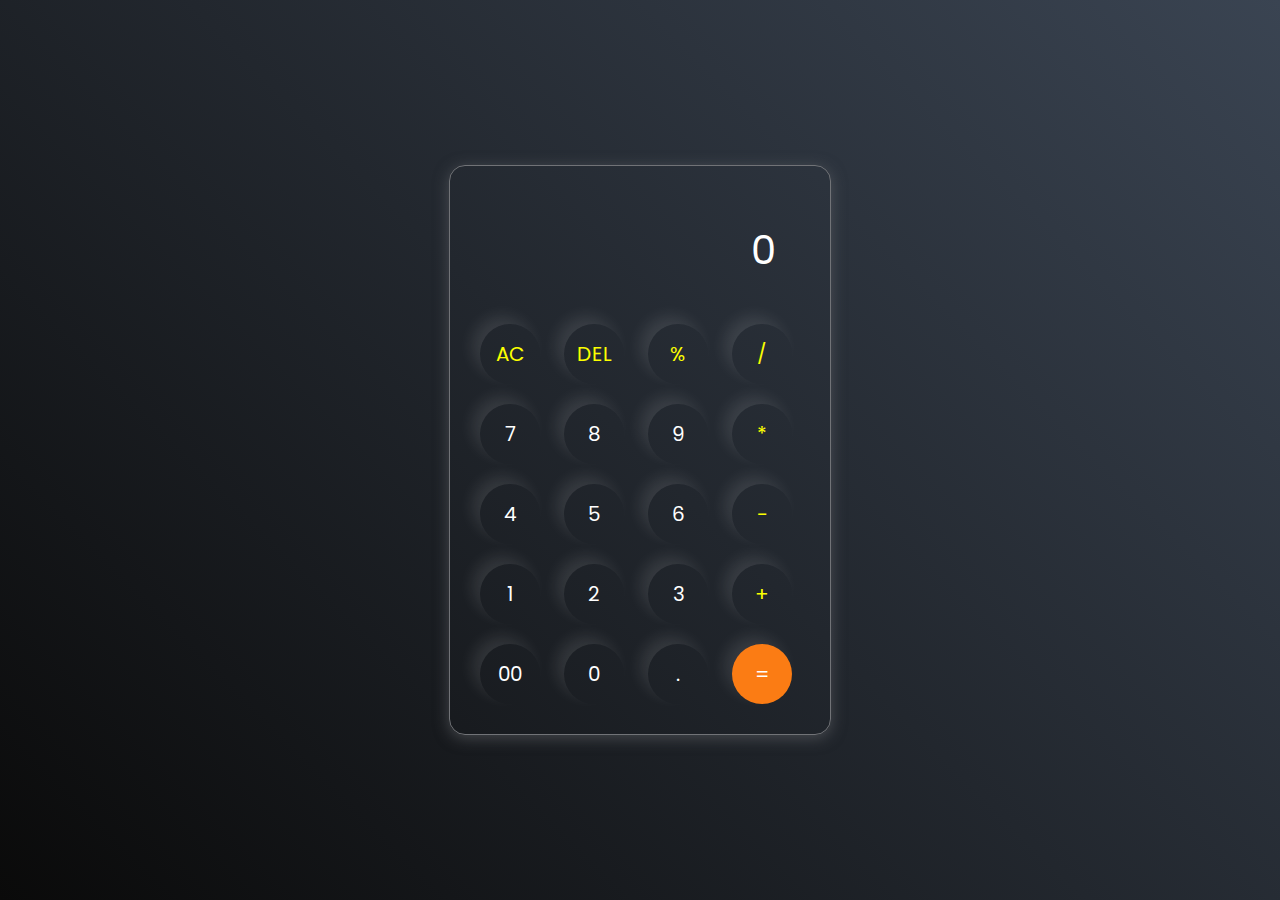
<file: Calculator/index.html>
<!DOCTYPE html>
<html lang="en">
  <head>
    <meta charset="UTF-8" />
    <meta http-equiv="X-UA-Compatible" content="IE=edge" />
    <meta name="viewport" content="width=device-width, initial-scale=1.0" />
    <link rel="stylesheet" href="style.css" />
    <title>Calculator</title>
  </head>
  <body>
    <div class="container">
      <div class="calculator">
        <input type="text" id="inputBox" placeholder="0" />
        <div>
          <button class="button operator">AC</button>
          <button class="button operator">DEL</button>
          <button class="button operator">%</button>
          <button class="button operator">/</button>
        </div>
        <div>
          <button class="button">7</button>
          <button class="button">8</button>
          <button class="button">9</button>
          <button class="button operator">*</button>
        </div>
        <div>
          <button class="button">4</button>
          <button class="button">5</button>
          <button class="button">6</button>
          <button class="button operator">-</button>
        </div>
        <div>
          <button class="button">1</button>
          <button class="button">2</button>
          <button class="button">3</button>
          <button class="button operator">+</button>
        </div>

        <div>
          <button class="button">00</button>
          <button class="button">0</button>
          <button class="button">.</button>
          <button class="button equalBtn">=</button>
        </div>
      </div>
    </div>

    <script src="script.js"></script>
  </body>
</html>
</file>
<file: Calculator/style.css>
@import url('https://fonts.googleapis.com/css2?family=Poppins:wght@500&display=swap');

*{
    margin: 0;
    padding: 0;
    box-sizing: border-box;
    font-family: 'Poppins', sans-serif;
}

body{
    width: 100%;
    height: 100vh;
    display: flex;
    justify-content: center;
    align-items: center;
    background: linear-gradient(45deg, #0a0a0a, #3a4452);
}

.calculator{
    border: 1px solid #717377;
    padding: 20px;
    border-radius: 16px;
    background: transparent;
    box-shadow: 0px 3px 15px rgba(113, 115, 119, 0.5);

}

input{
    width: 320px;
    border: none;
    padding: 24px;
    margin: 10px;
    background: transparent;
    box-shadow: 0px 3px 15px rgbs(84, 84, 84, 0.1);
    font-size: 40px;
    text-align: right;
    cursor: pointer;
    color: #ffffff;
}

input::placeholder{
    color: #ffffff;
}

button{
    border: none;
    width: 60px;
    height: 60px;
    margin: 10px;
    border-radius: 50%;
    background: transparent;
    color: #ffffff;
    font-size: 20px;
    box-shadow: -8px -8px 15px rgba(255, 255, 255, 0.1);
    cursor: pointer;
}

.equalBtn{
    background-color: #fb7c14;
}

.operator{
    color:rgb(251, 255, 0);
}
</file>
